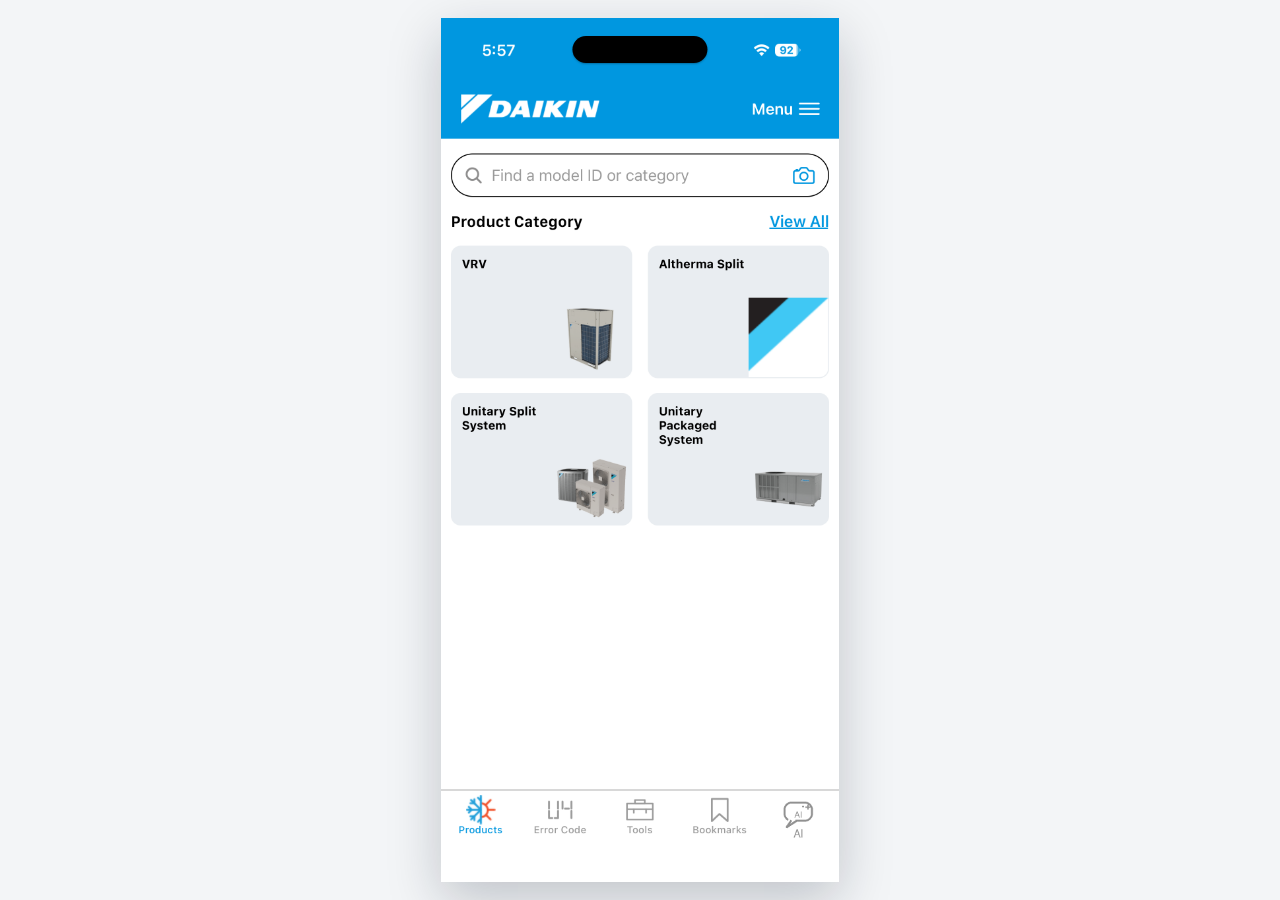
<file: index.html>
<!doctype html>
<html lang="en">
  <head>
    <meta charset="utf-8" />
    <meta name="viewport" content="width=device-width, initial-scale=1" />
    <title>Daikin Tech Hub Technical Assistant Prototype</title>
    <link rel="stylesheet" href="./styles.css" />
  </head>
  <body>
    <main class="stage" aria-label="Daikin Tech Hub clickable prototype">
      <section class="phone" aria-live="polite">
        <div class="dynamic-island" aria-hidden="true"></div>
        <img id="screen" class="screen" src="./assets/products-ai-tab.png" alt="Products screen" />

        <div id="native-airus" class="native-airus" hidden>
          <img class="native-base" src="./assets/airus-ai-module-screen.png" alt="" aria-hidden="true" />

          <section class="chat-panel" aria-label="Daikin Technical Assistant chat">
            <div class="assistant-hero">
              <div class="assistant-title">
                <div class="assistant-orb" aria-hidden="true">
                  <i class="sparkle sparkle-main"></i>
                  <i class="sparkle sparkle-small"></i>
                  <i class="sparkle sparkle-dot"></i>
                </div>
                <h1>
                  <span>Daikin</span>
                  <strong>Technical Assistant</strong>
                </h1>
                <p>Powered by AIRUS</p>
              </div>
            </div>

            <div class="assistant-card">
              <div class="message message-assistant">
                <p>How can I help with your service task today?</p>
              </div>

            </div>

            <div id="conversation" class="conversation" hidden>
              <div class="conversation-toolbar">
                <span>Technical conversation</span>
                <button id="share-chat" class="share-chat" type="button" aria-label="Share entire conversation with support" title="Share entire conversation with support">
                  <i class="share-icon" aria-hidden="true"></i>
                </button>
              </div>
              <div class="query-row">
                <div class="query-bubble">
                  <p id="query-text"></p>
                </div>
              </div>

              <article class="answer-card" aria-label="Assistant response">
                <div class="answer-header">
                  <div class="assistant-mini" aria-hidden="true">AI</div>
                  <div>
                    <h2 id="answer-title"></h2>
                    <p>Generated by Daikin Technical Assistant</p>
                  </div>
                </div>
                <p id="answer-summary" class="answer-summary"></p>
                <h3>Key points</h3>
                <ul id="answer-list"></ul>

                <div class="answer-meta">
                  <div class="source-strip" aria-label="Relevant sources">
                    <button id="sources-toggle" class="sources-toggle" type="button" aria-expanded="false" aria-controls="sources-panel">
                      4 Sources
                    </button>
                    <button id="share-response" class="share-response" type="button" aria-label="Share this response with support" title="Share this response with support">
                      <i class="share-icon" aria-hidden="true"></i>
                    </button>
                  </div>
                  <button id="feedback-toggle" class="feedback-toggle" type="button" aria-expanded="false" aria-controls="feedback-panel">Feedback</button>
                </div>

                <div id="sources-panel" class="sources-panel" hidden>
                  <button type="button">
                    <span>04 TC-10.1 Facilitator...</span>
                    <i aria-hidden="true"></i>
                  </button>
                  <button type="button">
                    <span>05 TC-5.8 Facilitator ...</span>
                    <i aria-hidden="true"></i>
                  </button>
                  <button type="button">
                    <span>02 TC-9.1 Facilitator ...</span>
                    <i aria-hidden="true"></i>
                  </button>
                  <button type="button">
                    <span>EM-RXYQ_TAYCU.pdf</span>
                    <i aria-hidden="true"></i>
                  </button>
                </div>

                <div id="feedback-panel" class="feedback-panel" aria-label="Rate assistant response" hidden>
                  <p>How was this answer?</p>
                  <div>
                    <button type="button" aria-label="Very dissatisfied">&#128545;</button>
                    <button type="button" aria-label="Dissatisfied">&#128577;</button>
                    <button type="button" aria-label="Neutral">&#128528;</button>
                    <button type="button" aria-label="Satisfied">&#128578;</button>
                    <button type="button" aria-label="Very satisfied">&#129321;</button>
                  </div>
                </div>
              </article>
            </div>
          </section>

          <section id="camera-flow" class="camera-flow" aria-label="Equipment nameplate scanner" hidden>
            <header class="camera-flow-header">
              <button id="camera-cancel" class="camera-close" type="button" aria-label="Close camera"></button>
              <div>
                <p>Daikin Technical Assistant</p>
                <h2>Scan equipment nameplate</h2>
              </div>
            </header>

            <div id="camera-stage" class="camera-stage">
              <div class="camera-live-view">
                <div class="scan-corner scan-corner-top-left"></div>
                <div class="scan-corner scan-corner-top-right"></div>
                <div class="scan-corner scan-corner-bottom-left"></div>
                <div class="scan-corner scan-corner-bottom-right"></div>
                <div class="nameplate-preview" aria-hidden="true">
                  <strong>DAIKIN</strong>
                  <span>MODEL</span><b>FXTQ60TAVJUAAA</b>
                  <span>SERIAL</span><b>1611093073</b>
                  <small>Heat pump air handler</small>
                </div>
                <i class="scan-line" aria-hidden="true"></i>
              </div>
              <p>Center the equipment nameplate in the frame.</p>
              <button id="scan-nameplate" class="scan-action" type="button">Scan nameplate</button>
            </div>

            <div id="scan-results" class="scan-results" hidden>
              <div class="scan-success-mark" aria-hidden="true"></div>
              <p class="scan-kicker">Nameplate read successfully</p>
              <h3>Heat pump air handler</h3>
              <dl class="scan-details" aria-label="Read nameplate details">
                <div class="scan-detail-wide"><dt>Model</dt><dd>FXTQ60TAVJUAAA</dd></div>
                <div><dt>Serial</dt><dd>1611093073</dd></div>
                <div><dt>Label code</dt><dd>S324094</dd></div>
                <div class="scan-detail-wide"><dt>Equipment type</dt><dd>Heat pump air handler section</dd></div>
                <div><dt>Manufacturer</dt><dd>Daikin</dd></div>
                <div><dt>Refrigerant</dt><dd>R-410A</dd></div>
                <div><dt>Supply voltage</dt><dd>208/230 V</dd></div>
                <div><dt>Frequency</dt><dd>60 Hz</dd></div>
                <div><dt>Phase</dt><dd>Single phase</dd></div>
                <div><dt>Motor</dt><dd>6.9 A</dd></div>
                <div><dt>Static pressure</dt><dd>0.5 in. w.c.</dd></div>
                <div><dt>Outlet limit</dt><dd>200 F</dd></div>
                <div class="scan-detail-wide"><dt>Auxiliary heat</dt><dd>Accessory heat-kit circuit ratings listed on plate</dd></div>
              </dl>
              <form id="scan-question-form" class="scan-question-form">
                <label class="sr-only" for="scan-question-input">Ask a question about FXTQ60TAVJUAAA</label>
                <input id="scan-question-input" autocomplete="off" placeholder="Ask about this unit" />
                <button class="scan-voice-button" type="button" aria-label="Start voice conversation"><span aria-hidden="true"></span></button>
                <button class="scan-send-button" type="submit" aria-label="Ask about scanned unit"><span aria-hidden="true"></span></button>
              </form>
            </div>
          </section>

          <section id="source-viewer" class="source-viewer" aria-label="Source document preview" hidden>
            <div class="viewer-toolbar">
              <button id="viewer-back" class="viewer-back" type="button" aria-label="Back to response"></button>
              <button id="viewer-title" class="viewer-title" type="button">02 TC-9.1 Facilitator...</button>
              <button class="viewer-download" type="button" aria-label="Download source"></button>
              <div class="viewer-zoom" aria-label="Zoom level">
                <span>75%</span>
              </div>
            </div>

            <div class="document-page">
              <div class="page-number">6</div>
              <div class="doc-section">
                <p class="doc-question">What is VRV?</p>
                <h2>What is VRV? Variable Refrigerant Volume.</h2>
                <p class="highlighted-citation">
                  VRV intelligently uses one outdoor unit to deliver a precise amount of refrigerant to each indoor unit at a time.
                </p>
                <ul>
                  <li>Each indoor unit can control comfort independently.</li>
                  <li>Variable refrigerant flow supports efficient part-load operation.</li>
                  <li>Outdoor capacity is shared across connected indoor zones.</li>
                </ul>
              </div>

              <div class="doc-brand">DAIKIN</div>

              <div class="notes-block">
                <h3>Facilitator Notes</h3>
                <p>
                  Based on field conditions, VRV varies compressor and refrigerant output instead of sending a fixed amount to every zone.
                </p>
              </div>
            </div>

            <div class="document-page secondary-page">
              <div class="doc-section">
                <p class="doc-question">What is VRV? - Outdoor Unit Technology</p>
                <h2>Inverter Compressors</h2>
                <div class="chart-placeholder">
                  <span></span>
                </div>
              </div>
              <div class="unit-placeholder"></div>
              <div class="doc-brand">DAIKIN</div>
            </div>
          </section>

          <section id="support-sheet" class="support-sheet" aria-label="Share with technical support" hidden>
            <div class="support-sheet-panel" role="dialog" aria-modal="true" aria-labelledby="support-sheet-title">
              <header class="support-sheet-header">
                <div>
                  <p>Daikin Technical Assistant</p>
                  <h2 id="support-sheet-title">Share with Support</h2>
                </div>
                <button id="support-sheet-close" class="support-sheet-close" type="button" aria-label="Close support sharing"></button>
              </header>

              <div class="support-scope" role="group" aria-label="Information to share">
                <button class="selected" data-share-scope="response" type="button">This response</button>
                <button data-share-scope="chat" type="button">Entire chat</button>
              </div>

              <section class="support-summary" aria-label="Support request contents">
                <p id="support-summary-title">This response will be shared with the support team.</p>
                <ul>
                  <li><span>Question</span><strong id="support-question"></strong></li>
                  <li><span>Response</span><strong id="support-response"></strong></li>
                  <li><span>Sources</span><strong>4 linked technical documents</strong></li>
                  <li id="support-equipment" hidden><span>Equipment</span><strong>FXTQ60TAVJUAAA · 1611093073</strong></li>
                </ul>
              </section>

              <form id="support-form" class="support-form">
                <label for="support-note">Note for support <span>Optional</span></label>
                <textarea id="support-note" rows="2" placeholder="Add symptoms, site conditions, or what you need help with"></textarea>
                <div class="support-actions">
                  <button id="support-cancel" class="support-cancel" type="button">Cancel</button>
                  <button class="support-submit" type="submit">Send to Support</button>
                </div>
              </form>
            </div>
          </section>

          <div id="support-toast" class="support-toast" role="status" hidden></div>

          <div id="voice-status" class="voice-status" hidden>
            <span class="voice-status-label">Listening...</span>
            <span class="voice-wave" aria-hidden="true">
              <i></i><i></i><i></i><i></i><i></i>
            </span>
          </div>

          <form id="airus-form" class="composer">
            <label class="sr-only" for="airus-input">Ask Daikin Technical Assistant</label>
            <input id="airus-input" autocomplete="off" placeholder="Ask anything" />
            <button class="camera-button" type="button" aria-label="Attach a photo" title="Attach a photo">
              <span aria-hidden="true"></span>
            </button>
            <button class="voice-button" type="button" aria-label="Start voice conversation">
              <span aria-hidden="true"></span>
            </button>
            <button class="send-button" type="submit" aria-label="Send message" title="Send message">
              <span aria-hidden="true"></span>
            </button>
          </form>
        </div>

        <nav class="hotspots" aria-label="Bottom navigation">
          <button data-screen="products" aria-label="Products"></button>
          <button data-screen="error" aria-label="Error Code"></button>
          <button data-screen="tools" aria-label="Tools"></button>
          <button data-screen="bookmarks" aria-label="Bookmarks"></button>
          <button data-screen="airus" aria-label="AI Daikin Technical Assistant"></button>
        </nav>
      </section>
    </main>

    <script src="./script.js"></script>
  </body>
</html>
</file>
<file: styles.css>
:root {
  --daikin-blue: #0097E0;
  --daikin-blue-dark: #0097E0;
  --mint: #0097E0;
  --ink: #111111;
  --muted: #0097E0;
  --bubble: #ebeff2;
  --line: #dbe3e8;
  --surface: #ffffff;
  --surface-soft: #f6fafc;
}

* {
  box-sizing: border-box;
}

html,
body {
  margin: 0;
  min-height: 100%;
  background: #f3f5f7;
  color: var(--ink);
  font-family: -apple-system, BlinkMacSystemFont, "Segoe UI", sans-serif;
}

.stage {
  min-height: 100vh;
  display: grid;
  place-items: center;
  padding: 18px;
  overflow: hidden;
}

.phone {
  position: relative;
  width: min(100%, 420px, calc((100vh - 36px) * 1206 / 2622));
  aspect-ratio: 1206 / 2622;
  overflow: hidden;
  background: #ffffff;
  box-shadow: 0 18px 50px rgba(15, 23, 42, 0.22);
}

.phone::after {
  position: absolute;
  top: 1.2%;
  left: 25.5%;
  z-index: 12;
  width: 49%;
  height: 6.2%;
  content: "";
  pointer-events: none;
  background: rgb(0 151 224);
}

.dynamic-island {
  position: absolute;
  top: 2.05%;
  left: 50%;
  z-index: 13;
  width: 34%;
  height: 3.15%;
  transform: translateX(-50%);
  border-radius: 999px;
  background: #000000;
  box-shadow: 0 1px 2px rgba(0, 0, 0, 0.28);
  pointer-events: none;
}

.screen {
  display: block;
  width: 100%;
  height: 100%;
  object-fit: contain;
  user-select: none;
  -webkit-user-drag: none;
}

.native-airus {
  position: absolute;
  inset: 0;
  z-index: 2;
  background: #ffffff;
  overflow: hidden;
}

.native-airus[hidden] {
  display: none;
}

.native-base {
  position: absolute;
  inset: 0;
  width: 100%;
  height: 100%;
  object-fit: contain;
  user-select: none;
  -webkit-user-drag: none;
}

.native-airus::after {
  position: absolute;
  right: 0;
  bottom: 11.4%;
  left: 0;
  z-index: 2;
  height: 5.3%;
  content: "";
  background: #ffffff;
}

.chat-panel {
  position: absolute;
  left: 0;
  right: 0;
  top: 13.9%;
  bottom: 18.6%;
  z-index: 3;
  padding: 5% 4.2% 7%;
  overflow: auto;
  background:
    linear-gradient(180deg, #f4fbfe 0%, #f8fbfd 34%, #ffffff 100%);
}

.chat-panel.has-conversation {
  bottom: 21.2%;
  padding-top: 4%;
}

.chat-panel.has-conversation .assistant-hero,
.chat-panel.has-conversation .assistant-card,
.chat-panel.has-conversation .prompt-grid {
  display: none;
}

.native-airus.camera-active .chat-panel,
.native-airus.camera-active .composer,
.native-airus.camera-active .voice-status {
  display: none;
}

.camera-flow {
  position: absolute;
  inset: 13.9% 0 11.4%;
  z-index: 6;
  display: flex;
  flex-direction: column;
  overflow: hidden;
  padding: 4.2% 4.2% 5%;
  background: linear-gradient(180deg, #f2fbfe 0%, #ffffff 45%);
}

.camera-flow[hidden] {
  display: none;
}

.camera-flow-header {
  display: grid;
  grid-template-columns: 32px minmax(0, 1fr);
  gap: 10px;
  align-items: center;
  flex: 0 0 auto;
  margin-bottom: 11px;
}

.camera-flow-header p,
.camera-flow-header h2 {
  margin: 0;
}

.camera-flow-header p {
  color: var(--daikin-blue-dark);
  font-size: clamp(10px, 2.7vw, 13px);
  font-weight: 400;
}

.camera-flow-header h2 {
  color: var(--ink);
  font-size: clamp(17px, 4.4vw, 22px);
  line-height: 1.1;
}

.camera-close {
  position: relative;
  width: 32px;
  height: 32px;
  border: 1px solid #c9dce4;
  border-radius: 50%;
  background: #ffffff;
}

.camera-close::before,
.camera-close::after {
  position: absolute;
  top: 14px;
  left: 8px;
  width: 14px;
  height: 1.5px;
  border-radius: 999px;
  content: "";
  background: var(--daikin-blue);
}

.camera-close::before {
  transform: rotate(45deg);
}

.camera-close::after {
  transform: rotate(-45deg);
}

.camera-live-view {
  position: relative;
  display: grid;
  min-height: 0;
  flex: 1 1 auto;
  overflow: hidden;
  place-items: center;
  border-radius: 20px;
  background:
    linear-gradient(135deg, rgba(0, 44, 64, 0.8), rgba(4, 110, 139, 0.54)),
    repeating-linear-gradient(90deg, rgba(255, 255, 255, 0.07) 0 1px, transparent 1px 18px),
    #12364a;
  box-shadow: 0 14px 30px rgba(15, 62, 83, 0.22);
}

.camera-live-view::before {
  position: absolute;
  inset: 14%;
  border: 1px solid rgba(255, 255, 255, 0.13);
  border-radius: 12px;
  content: "";
}

.scan-corner {
  position: absolute;
  width: 28px;
  height: 28px;
  border-color: var(--daikin-blue);
  border-style: solid;
  filter: drop-shadow(0 0 5px rgba(0, 151, 224, 0.5));
}

.scan-corner-top-left { top: 14%; left: 12%; border-width: 2px 0 0 2px; border-radius: 7px 0 0; }
.scan-corner-top-right { top: 14%; right: 12%; border-width: 2px 2px 0 0; border-radius: 0 7px 0 0; }
.scan-corner-bottom-left { bottom: 14%; left: 12%; border-width: 0 0 2px 2px; border-radius: 0 0 0 7px; }
.scan-corner-bottom-right { right: 12%; bottom: 14%; border-width: 0 2px 2px 0; border-radius: 0 0 7px 0; }

.nameplate-preview {
  position: relative;
  z-index: 1;
  display: grid;
  grid-template-columns: 56px 1fr;
  gap: 6px 10px;
  width: min(68%, 250px);
  padding: 16px;
  border: 1px solid rgba(255, 255, 255, 0.46);
  border-radius: 7px;
  color: #25333a;
  background: linear-gradient(135deg, #f2f4f0, #b9c0bc);
  box-shadow: 0 10px 18px rgba(0, 0, 0, 0.3);
  font-family: ui-monospace, SFMono-Regular, Menlo, monospace;
}

.nameplate-preview strong {
  grid-column: span 2;
  color: var(--daikin-blue-dark);
  font-family: -apple-system, BlinkMacSystemFont, "Segoe UI", sans-serif;
  font-size: clamp(14px, 3.5vw, 18px);
  font-style: italic;
  letter-spacing: 0;
}

.nameplate-preview span,
.nameplate-preview small {
  color: #57646a;
  font-size: clamp(8px, 2vw, 10px);
}

.nameplate-preview b {
  font-size: clamp(9px, 2.35vw, 12px);
}

.nameplate-preview small {
  grid-column: span 2;
  margin-top: 2px;
}

.scan-line {
  position: absolute;
  z-index: 2;
  left: 14%;
  right: 14%;
  top: 25%;
  height: 2px;
  background: var(--daikin-blue);
  box-shadow: 0 0 12px var(--daikin-blue);
  animation: scan 2.4s ease-in-out infinite;
}

@keyframes scan {
  50% { transform: translateY(145px); }
}

.camera-stage {
  display: flex;
  min-height: 0;
  flex: 1 1 auto;
  flex-direction: column;
}

.camera-stage[hidden] {
  display: none;
}

.camera-stage > p {
  margin: 8px 0;
  color: var(--daikin-blue);
  font-size: clamp(12px, 3.15vw, 15px);
  text-align: center;
}

.scan-action {
  width: 100%;
  min-height: 42px;
  border: 1px solid transparent;
  border-radius: 14px;
  color: #ffffff;
  background: var(--daikin-blue);
  box-shadow: 0 9px 18px rgba(0, 151, 224, 0.2);
  font-size: clamp(13px, 3.4vw, 16px);
  font-weight: 700;
}

.scan-results {
  min-height: 0;
  flex: 1 1 auto;
  overflow: auto;
  padding-right: 2px;
  text-align: center;
}

.scan-success-mark {
  position: relative;
  width: 50px;
  height: 50px;
  margin: 8px auto 12px;
  border-radius: 17px;
  background: #e4f5ff;
}

.scan-success-mark::after {
  position: absolute;
  top: 15px;
  left: 14px;
  width: 19px;
  height: 10px;
  border-bottom: 3px solid var(--daikin-blue);
  border-left: 3px solid var(--daikin-blue);
  content: "";
  transform: rotate(-45deg);
}

.scan-kicker,
.scan-description {
  margin: 0;
}

.scan-kicker {
  color: var(--daikin-blue);
  font-size: clamp(11px, 2.8vw, 13px);
  font-weight: 400;
}

.scan-results h3 {
  margin: 4px 0 7px;
  color: var(--ink);
  font-size: clamp(20px, 5.1vw, 26px);
}

.scan-description {
  color: var(--daikin-blue);
  font-size: clamp(12px, 3.1vw, 15px);
  line-height: 1.4;
}

.scan-details {
  display: grid;
  grid-template-columns: repeat(3, minmax(0, 1fr));
  gap: 7px;
  margin: 12px 0 15px;
  text-align: left;
}

.scan-details div {
  min-width: 0;
  padding: 7px 8px;
  border: 1px solid #d4e5eb;
  border-radius: 8px;
  background: #ffffff;
}

.scan-details .scan-detail-wide {
  grid-column: span 3;
}

.scan-details dt,
.scan-details dd {
  margin: 0;
}

.scan-details dt {
  color: var(--daikin-blue);
  font-size: clamp(9px, 2.3vw, 11px);
  font-weight: 400;
  line-height: 1.2;
}

.scan-details dd {
  margin-top: 3px;
  overflow-wrap: anywhere;
  color: var(--ink);
  font-size: clamp(9px, 2.45vw, 12px);
  font-weight: 600;
  line-height: 1.25;
}

.scan-question-form {
  position: sticky;
  bottom: 0;
  z-index: 1;
  display: flex;
  align-items: center;
  gap: 7px;
  min-height: 41px;
  margin: 0 0 10px;
  padding: 4px 5px 4px 12px;
  border: 1px solid #cfe1e8;
  border-radius: 13px;
  background: #ffffff;
  box-shadow: 0 -8px 14px rgba(255, 255, 255, 0.92);
}

.scan-question-form input {
  min-width: 0;
  flex: 1;
  border: 0;
  outline: 0;
  color: var(--ink);
  background: transparent;
  font: 400 clamp(11px, 2.85vw, 14px) / 1.2 -apple-system, BlinkMacSystemFont, "Segoe UI", sans-serif;
}

.scan-question-form input::placeholder {
  color: #9b9b9b;
  font-weight: 400;
}

.scan-question-form button {
  position: relative;
  flex: 0 0 auto;
  width: 30px;
  height: 30px;
  border: 1px solid #a8c8d5;
  border-radius: 50%;
  background: #ffffff;
}

.scan-send-button span {
  position: absolute;
  top: 7px;
  left: 8px;
  width: 14px;
  aspect-ratio: 1;
  background: var(--daikin-blue-dark);
  clip-path: polygon(4% 7%, 96% 50%, 4% 93%, 29% 55%, 4% 7%);
}

.scan-voice-button span {
  position: absolute;
  top: 7px;
  left: 11px;
  width: 7px;
  height: 10px;
  border: 1.5px solid var(--daikin-blue);
  border-radius: 999px;
}

.scan-voice-button span::before {
  position: absolute;
  bottom: -6px;
  left: -4px;
  width: 12px;
  height: 8px;
  border: 1.5px solid var(--daikin-blue);
  border-top: 0;
  border-radius: 0 0 999px 999px;
  content: "";
}

.scan-voice-button span::after {
  position: absolute;
  bottom: -10px;
  left: 2px;
  width: 2px;
  height: 4px;
  content: "";
  background: var(--daikin-blue);
  box-shadow: -3px 4px 0 0 var(--daikin-blue), 3px 4px 0 0 var(--daikin-blue);
}

.scan-voice-button.listening {
  border-color: var(--daikin-blue);
  background: #eaf7fd;
  animation: voice-button-pulse 1.25s ease-out infinite;
}

.assistant-hero {
  display: grid;
  gap: 12px;
  padding: 15px;
  border: 1px solid rgba(0, 151, 224, 0.16);
  border-radius: 20px;
  background:
    radial-gradient(circle at 92% 0%, rgba(25, 184, 166, 0.18), transparent 32%),
    linear-gradient(135deg, #ffffff 0%, #eaf9ff 100%);
  box-shadow: 0 10px 28px rgba(0, 86, 125, 0.07);
}

.assistant-title {
  display: grid;
  grid-template-columns: auto minmax(0, 1fr);
  column-gap: 12px;
  row-gap: 3px;
  align-items: center;
  min-width: 0;
}

.assistant-title h1 {
  margin: 0;
  display: grid;
  gap: 1px;
  color: var(--ink);
  font-size: clamp(18px, 4.65vw, 24px);
  line-height: 1.08;
  letter-spacing: 0;
}

.assistant-title h1 span {
  color: var(--daikin-blue-dark);
  font-size: 0.72em;
  font-weight: 650;
}

.assistant-title h1 strong {
  font-weight: 720;
}

.assistant-title p {
  grid-column: 2;
  margin: 0;
  color: var(--daikin-blue);
  font-size: clamp(12px, 3.1vw, 15px);
  font-weight: 400;
}

.assistant-orb {
  position: relative;
  display: grid;
  place-items: center;
  grid-row: span 2;
  width: clamp(40px, 10vw, 52px);
  aspect-ratio: 1;
  border-radius: 17px;
  overflow: hidden;
  background:
    linear-gradient(145deg, #e9fbff 0%, #d4f5f1 100%);
  box-shadow:
    inset 0 0 0 1px rgba(0, 136, 184, 0.14),
    0 8px 18px rgba(0, 133, 181, 0.16);
}

.assistant-orb::before {
  position: absolute;
  width: 78%;
  aspect-ratio: 1;
  border-radius: 50%;
  content: "";
  background: radial-gradient(circle, rgba(255, 255, 255, 0.92) 0 16%, rgba(255, 255, 255, 0) 66%);
}

.sparkle {
  position: absolute;
  display: block;
  background: linear-gradient(135deg, var(--daikin-blue), var(--mint));
}

.sparkle-main {
  width: 46%;
  aspect-ratio: 1;
  clip-path: polygon(50% 0, 61% 39%, 100% 50%, 61% 61%, 50% 100%, 39% 61%, 0 50%, 39% 39%);
  filter: drop-shadow(0 2px 3px rgba(0, 132, 180, 0.18));
}

.sparkle-small {
  top: 18%;
  right: 18%;
  width: 18%;
  aspect-ratio: 1;
  clip-path: polygon(50% 0, 61% 39%, 100% 50%, 61% 61%, 50% 100%, 39% 61%, 0 50%, 39% 39%);
}

.sparkle-dot {
  right: 20%;
  bottom: 21%;
  width: 9%;
  aspect-ratio: 1;
  border-radius: 50%;
}

.message {
  width: fit-content;
  max-width: 82%;
  padding: 13px 15px;
  border-radius: 18px;
  font-size: clamp(13px, 3.45vw, 17px);
  line-height: 1.32;
}

.message p {
  margin: 0;
}

.message-assistant {
  position: relative;
  background: #ffffff;
  border: 1px solid var(--line);
  box-shadow: 0 8px 22px rgba(15, 23, 42, 0.06);
}

.message-assistant::after {
  content: "";
  position: absolute;
  left: 18px;
  bottom: -13px;
  border-top: 15px solid #ffffff;
  border-right: 17px solid transparent;
}

.assistant-card {
  margin-top: 14px;
}

.prompt-grid {
  display: grid;
  grid-template-columns: 1fr;
  gap: 8px;
  margin-top: 14px;
}

.prompt-grid button {
  display: grid;
  grid-template-columns: 28px minmax(0, 1fr);
  align-items: center;
  gap: 9px;
  min-height: 52px;
  padding: 9px 11px;
  border: 1px solid var(--line);
  border-radius: 15px;
  color: var(--ink);
  background:
    linear-gradient(180deg, rgba(255, 255, 255, 0.98), rgba(250, 253, 255, 0.98)),
    #ffffff;
  text-align: left;
  box-shadow: 0 8px 20px rgba(15, 23, 42, 0.045);
}

.prompt-grid button strong,
.prompt-grid button em {
  display: block;
  overflow: hidden;
  text-overflow: ellipsis;
}

.prompt-grid button strong {
  font-size: clamp(12px, 3.05vw, 15px);
  line-height: 1.15;
  white-space: nowrap;
}

.prompt-grid button em {
  margin-top: 6px;
  color: var(--muted);
  font-size: clamp(10px, 2.65vw, 12px);
  font-style: normal;
  font-weight: 400;
  white-space: nowrap;
}

.prompt-icon {
  display: grid;
  place-items: center;
  width: 28px;
  height: 28px;
  border-radius: 11px;
  color: var(--daikin-blue-dark);
  background: #e8f7fc;
}

.prompt-icon::before {
  font-size: 14px;
  font-weight: 900;
}

.code-icon::before {
  content: "01";
  font-family: "Courier New", monospace;
}

.system-icon::before {
  content: "";
  width: 15px;
  height: 15px;
  border: 2px solid currentColor;
  border-radius: 50%;
  box-shadow: 8px 0 0 -3px currentColor, -8px 0 0 -3px currentColor;
}

.manual-icon::before {
  content: "";
  width: 14px;
  height: 17px;
  border: 2px solid currentColor;
  border-radius: 2px;
  background: linear-gradient(currentColor, currentColor) 4px 5px / 7px 2px no-repeat;
}

.parts-icon::before {
  content: "";
  width: 16px;
  height: 16px;
  border: 3px solid currentColor;
  border-radius: 4px;
  transform: rotate(45deg);
}

.conversation {
  margin-top: 0;
}

.conversation-toolbar {
  display: flex;
  align-items: center;
  justify-content: space-between;
  min-height: 32px;
  margin-bottom: 7px;
  color: var(--daikin-blue);
  font-size: clamp(10px, 2.65vw, 12px);
  font-weight: 400;
}

.share-chat,
.share-response {
  display: grid;
  place-items: center;
  flex: 0 0 auto;
  width: 32px;
  height: 32px;
  padding: 0;
  border: 1px solid rgba(0, 151, 224, 0.22);
  border-radius: 9px;
  color: var(--daikin-blue);
  background: #ffffff;
}

.share-icon {
  position: relative;
  display: block;
  width: 17px;
  height: 18px;
}

.share-icon::before {
  position: absolute;
  right: 1px;
  bottom: 1px;
  left: 1px;
  height: 9px;
  border: 1.7px solid currentColor;
  border-top: 0;
  border-radius: 0 0 4px 4px;
  content: "";
}

.share-icon::after {
  position: absolute;
  top: 0;
  left: 50%;
  width: 10px;
  height: 11px;
  content: "";
  background: currentColor;
  clip-path: polygon(50% 0, 100% 42%, 66% 42%, 66% 100%, 34% 100%, 34% 42%, 0 42%);
  transform: translateX(-50%);
}

.share-chat:hover,
.share-response:hover {
  border-color: rgba(0, 151, 224, 0.48);
  background: #f4fbfe;
}

.query-row {
  display: flex;
  justify-content: flex-end;
}

.query-bubble {
  max-width: 78%;
  padding: 13px 15px;
  border-radius: 18px 18px 6px 18px;
  color: #ffffff;
  background: linear-gradient(135deg, var(--daikin-blue), var(--daikin-blue-dark));
  box-shadow: 0 10px 24px rgba(0, 124, 175, 0.18);
  font-size: clamp(13px, 3.35vw, 16px);
  line-height: 1.32;
}

.query-bubble p {
  margin: 0;
}

.answer-card {
  position: relative;
  margin-top: 14px;
  padding: 12px;
  border: 1px solid var(--line);
  border-radius: 20px;
  background: #ffffff;
  box-shadow: 0 12px 30px rgba(15, 23, 42, 0.07);
}

.answer-header {
  display: flex;
  align-items: center;
  gap: 11px;
  margin-bottom: 8px;
}

.assistant-mini {
  display: grid;
  place-items: center;
  flex: 0 0 auto;
  width: 34px;
  height: 34px;
  border-radius: 12px;
  color: #ffffff;
  background: linear-gradient(135deg, var(--daikin-blue), var(--mint));
  font-size: 12px;
  font-weight: 800;
}

.answer-header h2 {
  margin: 0;
  font-size: clamp(16px, 4.3vw, 21px);
  line-height: 1.15;
  letter-spacing: 0;
}

.answer-header p {
  margin: 3px 0 0;
  color: var(--daikin-blue);
  font-size: clamp(11px, 2.85vw, 13px);
  font-weight: 400;
}

.answer-summary {
  margin: 0;
  color: #1e2b32;
  font-size: clamp(13px, 3.35vw, 16px);
  line-height: 1.45;
}

.answer-card h3 {
  margin: 11px 0 6px;
  color: #20323a;
  font-size: clamp(13px, 3.35vw, 16px);
  line-height: 1.2;
}

.answer-card ul {
  display: grid;
  gap: 5px;
  margin: 0;
  padding: 0;
  list-style: none;
}

.answer-card li {
  position: relative;
  padding-left: 20px;
  color: #263940;
  font-size: clamp(12px, 3.15vw, 15px);
  line-height: 1.32;
}

.answer-card li::before {
  content: "";
  position: absolute;
  left: 0;
  top: 0.62em;
  width: 7px;
  height: 7px;
  border-radius: 50%;
  background: var(--daikin-blue);
}

.answer-meta {
  display: flex;
  align-items: center;
  justify-content: space-between;
  gap: 8px;
  margin-top: 16px;
  padding-top: 10px;
  border-top: 1px solid var(--line);
}

.source-strip {
  display: flex;
  align-items: center;
  gap: 8px;
}

.source-strip button,
.feedback-toggle {
  flex: 0 0 auto;
  min-height: 30px;
  padding: 0 10px;
  border-radius: 999px;
  font-size: clamp(11px, 2.75vw, 13px);
  font-weight: 400;
}

.sources-toggle {
  color: var(--daikin-blue-dark);
  background: #e8f7fc;
  border: 1px solid rgba(0, 151, 224, 0.18);
}

.feedback-toggle {
  color: var(--daikin-blue);
  background: #ffffff;
  border: 1px solid rgba(0, 151, 224, 0.3);
}

.feedback-toggle:focus-visible,
.source-strip button:focus-visible,
.share-chat:focus-visible {
  outline: 3px solid rgba(0, 151, 224, 0.45);
  outline-offset: 2px;
}

.support-sheet {
  position: absolute;
  inset: 0;
  z-index: 10;
  display: flex;
  align-items: flex-end;
  background: rgba(15, 31, 40, 0.26);
}

.support-sheet[hidden] {
  display: none;
}

.phone.support-open .hotspots {
  pointer-events: none;
}

.support-sheet-panel {
  width: 100%;
  max-height: 81%;
  overflow: auto;
  padding: 17px 16px 16px;
  border-radius: 19px 19px 0 0;
  background: #ffffff;
  box-shadow: 0 -14px 32px rgba(15, 23, 42, 0.2);
}

.support-sheet-header {
  display: flex;
  align-items: flex-start;
  justify-content: space-between;
  gap: 12px;
}

.support-sheet-header p {
  margin: 0 0 3px;
  color: var(--daikin-blue);
  font-size: clamp(10px, 2.6vw, 12px);
  font-weight: 400;
}

.support-sheet-header h2 {
  margin: 0;
  color: var(--ink);
  font-size: clamp(18px, 4.8vw, 23px);
  line-height: 1.1;
}

.support-sheet-close {
  position: relative;
  flex: 0 0 auto;
  width: 31px;
  height: 31px;
  padding: 0;
  border: 1px solid rgba(0, 151, 224, 0.26);
  border-radius: 50%;
  color: var(--daikin-blue);
  background: #ffffff;
}

.support-sheet-close::before,
.support-sheet-close::after {
  position: absolute;
  top: 14px;
  left: 8px;
  width: 13px;
  height: 1.5px;
  content: "";
  background: currentColor;
}

.support-sheet-close::before { transform: rotate(45deg); }
.support-sheet-close::after { transform: rotate(-45deg); }

.support-scope {
  display: grid;
  grid-template-columns: repeat(2, minmax(0, 1fr));
  gap: 4px;
  margin: 15px 0 14px;
  padding: 4px;
  border: 1px solid #d4e5eb;
  border-radius: 11px;
  background: #f6fafc;
}

.support-scope button {
  min-height: 33px;
  padding: 0 8px;
  border: 1px solid transparent;
  border-radius: 8px;
  color: var(--daikin-blue);
  background: transparent;
  font-size: clamp(10px, 2.7vw, 12px);
  font-weight: 400;
}

.support-scope button.selected {
  border-color: rgba(0, 151, 224, 0.22);
  background: #ffffff;
  box-shadow: 0 2px 5px rgba(15, 23, 42, 0.06);
}

.support-summary {
  padding: 11px 0;
  border-top: 1px solid var(--line);
  border-bottom: 1px solid var(--line);
}

.support-summary > p {
  margin: 0 0 9px;
  color: var(--ink);
  font-size: clamp(11px, 2.85vw, 13px);
  line-height: 1.35;
}

.support-summary ul {
  display: grid;
  gap: 7px;
  margin: 0;
  padding: 0;
  list-style: none;
}

.support-summary li {
  display: grid;
  grid-template-columns: 70px minmax(0, 1fr);
  gap: 8px;
  align-items: baseline;
}

.support-summary li[hidden] {
  display: none;
}

.support-summary span {
  color: var(--daikin-blue);
  font-size: clamp(10px, 2.6vw, 12px);
  font-weight: 400;
}

.support-summary strong {
  overflow: hidden;
  color: var(--ink);
  font-size: clamp(10px, 2.65vw, 12px);
  font-weight: 600;
  line-height: 1.3;
  text-overflow: ellipsis;
  white-space: nowrap;
}

.support-form {
  margin-top: 13px;
}

.support-form label {
  display: flex;
  justify-content: space-between;
  margin-bottom: 6px;
  color: var(--ink);
  font-size: clamp(11px, 2.85vw, 13px);
  font-weight: 600;
}

.support-form label span {
  color: var(--daikin-blue);
  font-weight: 400;
}

.support-form textarea {
  display: block;
  width: 100%;
  min-height: 48px;
  resize: none;
  padding: 9px 10px;
  border: 1px solid #cfe1e8;
  border-radius: 9px;
  outline: 0;
  color: var(--ink);
  background: #ffffff;
  font: 400 clamp(10px, 2.7vw, 13px) / 1.35 -apple-system, BlinkMacSystemFont, "Segoe UI", sans-serif;
}

.support-form textarea::placeholder {
  color: #9b9b9b;
  font-weight: 400;
}

.support-form textarea:focus {
  border-color: var(--daikin-blue);
  box-shadow: 0 0 0 3px rgba(0, 151, 224, 0.12);
}

.support-actions {
  display: grid;
  grid-template-columns: minmax(0, 0.72fr) minmax(0, 1.28fr);
  gap: 8px;
  margin-top: 12px;
}

.support-actions button {
  min-height: 39px;
  border-radius: 10px;
  font-size: clamp(11px, 2.9vw, 13px);
  font-weight: 600;
}

.support-cancel {
  border: 1px solid rgba(0, 151, 224, 0.3);
  color: var(--daikin-blue);
  background: #ffffff;
}

.support-submit {
  border: 1px solid var(--daikin-blue);
  color: #ffffff;
  background: var(--daikin-blue);
}

.support-toast {
  position: absolute;
  right: 4.2%;
  bottom: 19.3%;
  left: 4.2%;
  z-index: 8;
  padding: 10px 12px;
  border: 1px solid rgba(0, 151, 224, 0.28);
  border-radius: 10px;
  color: var(--ink);
  background: #ffffff;
  box-shadow: 0 10px 22px rgba(15, 23, 42, 0.16);
  font-size: clamp(10px, 2.7vw, 13px);
  font-weight: 600;
  text-align: center;
}

.support-toast[hidden] {
  display: none;
}

.sources-panel {
  position: absolute;
  right: 12px;
  bottom: 52px;
  z-index: 4;
  width: min(86%, 260px);
  padding: 8px;
  border-radius: 16px;
  background: #eef3f7;
  border: 1px solid #d7e0e6;
  box-shadow: 0 14px 32px rgba(15, 23, 42, 0.18);
}

.feedback-panel {
  position: absolute;
  bottom: 52px;
  right: 12px;
  z-index: 4;
  padding: 9px 11px 10px;
  border: 1px solid #d7e0e6;
  border-radius: 15px;
  background: #eef3f7;
  box-shadow: 0 14px 32px rgba(15, 23, 42, 0.18);
}

.feedback-panel p {
  margin: 0 0 7px;
  color: var(--daikin-blue);
  font-size: clamp(10px, 2.65vw, 12px);
  font-weight: 400;
}

.feedback-panel > div {
  display: flex;
  gap: 6px;
}

.feedback-panel button {
  display: grid;
  width: 28px;
  height: 28px;
  padding: 0;
  place-items: center;
  border: 1px solid transparent;
  border-radius: 50%;
  background: #ffffff;
  font-size: 16px;
  line-height: 1;
}

.feedback-panel button.selected {
  border-color: var(--daikin-blue);
  box-shadow: 0 0 0 2px rgba(0, 151, 224, 0.16);
}

.sources-panel button {
  display: flex;
  align-items: center;
  justify-content: space-between;
  gap: 10px;
  width: 100%;
  min-height: 38px;
  padding: 0 9px;
  border-radius: 10px;
  color: var(--ink);
  font-size: clamp(11px, 2.9vw, 13px);
  font-weight: 400;
  text-align: left;
}

.sources-panel button + button {
  margin-top: 3px;
}

.sources-panel button:hover,
.sources-panel button:focus-visible {
  background: #ffffff;
}

.sources-panel span {
  min-width: 0;
  overflow: hidden;
  white-space: nowrap;
  text-overflow: ellipsis;
}

.sources-panel i {
  position: relative;
  flex: 0 0 auto;
  width: 16px;
  height: 10px;
  border: 1.8px solid currentColor;
  border-radius: 50% / 65%;
  color: var(--daikin-blue);
}

.sources-panel i::before {
  position: absolute;
  top: 50%;
  left: 50%;
  width: 4px;
  height: 4px;
  border-radius: 50%;
  content: "";
  background: currentColor;
  transform: translate(-50%, -50%);
}

.sources-panel i::after {
  display: none;
}

.source-viewer {
  position: absolute;
  left: 0;
  right: 0;
  top: 13.9%;
  bottom: 8.9%;
  z-index: 6;
  overflow: auto;
  background: #eef2f5;
}

.source-viewer[hidden] {
  display: none;
}

.viewer-toolbar {
  position: sticky;
  top: 0;
  z-index: 2;
  display: grid;
  grid-template-columns: 34px minmax(0, 1fr) 36px 70px;
  align-items: center;
  gap: 7px;
  min-height: 52px;
  padding: 8px 10px;
  background: #334356;
  box-shadow: 0 4px 14px rgba(15, 23, 42, 0.22);
}

.viewer-back,
.viewer-download {
  position: relative;
  display: grid;
  place-items: center;
  width: 34px;
  height: 34px;
  border-radius: 10px;
  background: #243346;
}

.viewer-back::before {
  content: "";
  width: 11px;
  height: 11px;
  border-left: 3px solid #ffffff;
  border-bottom: 3px solid #ffffff;
  transform: rotate(45deg);
  margin-left: 4px;
}

.viewer-download::before {
  content: "";
  width: 14px;
  height: 14px;
  border-bottom: 2px solid #ffffff;
  background:
    linear-gradient(#ffffff, #ffffff) center top / 2px 11px no-repeat;
}

.viewer-download::after {
  content: "";
  position: absolute;
  width: 8px;
  height: 8px;
  border-right: 2px solid #ffffff;
  border-bottom: 2px solid #ffffff;
  transform: translateY(1px) rotate(45deg);
}

.viewer-title {
  min-width: 0;
  height: 34px;
  padding: 0 12px;
  border-radius: 8px;
  color: #17212b;
  background: #ffffff;
  font-size: clamp(11px, 2.9vw, 13px);
  font-weight: 700;
  text-align: left;
  overflow: hidden;
  white-space: nowrap;
  text-overflow: ellipsis;
}

.viewer-zoom {
  display: grid;
  place-items: center;
  height: 34px;
  border-radius: 8px;
  color: #ffffff;
  background: #233145;
  font-size: clamp(11px, 2.8vw, 13px);
  font-weight: 800;
}

.document-page {
  position: relative;
  margin: 16px auto;
  width: 86%;
  min-height: 390px;
  padding: 22px 22px 18px;
  background: #ffffff;
  border: 1px solid #d8dee4;
  box-shadow: 0 8px 18px rgba(15, 23, 42, 0.12);
}

.page-number {
  position: absolute;
  right: 18px;
  top: 16px;
  display: grid;
  place-items: center;
  width: 36px;
  height: 36px;
  border-radius: 50%;
  color: #24546b;
  background: #dff2ff;
  font-size: 13px;
  font-weight: 800;
}

.doc-section {
  padding-right: 26px;
}

.doc-question {
  margin: 0 0 7px;
  font-size: clamp(11px, 2.75vw, 13px);
  color: #2b3942;
}

.doc-section h2 {
  margin: 0 0 8px;
  color: #20313a;
  font-size: clamp(12px, 3.1vw, 15px);
  line-height: 1.25;
}

.highlighted-citation {
  margin: 0 0 9px;
  padding: 3px 5px;
  color: #16465b;
  background: #aee8ff;
  font-size: clamp(10px, 2.55vw, 12px);
  line-height: 1.35;
}

.doc-section ul {
  margin: 0;
  padding-left: 16px;
}

.doc-section li {
  margin: 0 0 6px;
  font-size: clamp(10px, 2.55vw, 12px);
  line-height: 1.35;
}

.doc-brand {
  position: absolute;
  right: 18px;
  bottom: 16px;
  color: var(--daikin-blue);
  font-size: 11px;
  font-style: italic;
  font-weight: 900;
}

.notes-block {
  margin-top: 48px;
  padding-top: 12px;
  border-top: 1px solid #aeb8c1;
}

.notes-block h3 {
  margin: 0 0 12px;
  color: var(--daikin-blue);
  font-size: 13px;
}

.notes-block p {
  margin: 0;
  font-size: clamp(10px, 2.55vw, 12px);
  line-height: 1.4;
}

.secondary-page {
  min-height: 285px;
  margin-top: 28px;
}

.chart-placeholder {
  width: 56%;
  height: 100px;
  margin-top: 18px;
  border-left: 2px solid #7c8790;
  border-bottom: 2px solid #7c8790;
  background: repeating-linear-gradient(
    to top,
    transparent 0 12px,
    rgba(0, 151, 224, 0.18) 12px 13px
  );
}

.chart-placeholder span {
  display: block;
  width: 82%;
  height: 74%;
  margin: 22px 0 0 12px;
  background: linear-gradient(145deg, transparent 0 40%, var(--daikin-blue) 41%);
}

.unit-placeholder {
  position: absolute;
  right: 24px;
  top: 92px;
  width: 78px;
  height: 96px;
  border-radius: 8px;
  background:
    linear-gradient(90deg, rgba(255,255,255,0.55), transparent),
    #c7ced4;
  border: 2px solid #aeb7bf;
}

.composer {
  position: absolute;
  left: 5%;
  right: 5%;
  bottom: 13.2%;
  z-index: 3;
  display: flex;
  align-items: center;
  gap: 4px;
  min-height: 56px;
  padding: 7px 8px 7px 16px;
  border: 1px solid rgba(0, 151, 224, 0.22);
  border-radius: 19px;
  background: #ffffff;
  box-shadow: 0 14px 30px rgba(0, 86, 125, 0.13);
}

.composer input {
  min-width: 0;
  flex: 1;
  border: 0;
  outline: 0;
  color: var(--ink);
  background: transparent;
  caret-color: var(--daikin-blue);
  font: 400 clamp(13px, 3.4vw, 16px) / 1.2 -apple-system, BlinkMacSystemFont, "Segoe UI", sans-serif;
}

.composer input::placeholder {
  color: #9b9b9b;
  font-weight: 400;
}

.composer button {
  position: relative;
  flex: 0 0 auto;
  display: grid;
  width: 33px;
  height: 33px;
  place-items: center;
  border: 1px solid #d8e4e9;
  border-radius: 50%;
  background: #ffffff;
  transition: transform 160ms ease, background-color 160ms ease, box-shadow 160ms ease;
}

.composer button:active {
  transform: scale(0.94);
}

.camera-button span {
  position: absolute;
  width: 17px;
  height: 13px;
  border: 1.8px solid var(--daikin-blue);
  border-radius: 4px;
}

.camera-button span::before {
  position: absolute;
  top: 50%;
  left: 50%;
  width: 5px;
  height: 5px;
  border: 1.7px solid var(--daikin-blue);
  border-radius: 50%;
  content: "";
  transform: translate(-50%, -50%);
}

.camera-button span::after {
  position: absolute;
  top: -4px;
  left: 3px;
  width: 6px;
  height: 3px;
  border-radius: 2px 2px 0 0;
  content: "";
  background: var(--daikin-blue);
}

.composer .voice-button {
  background: #ffffff;
  border-color: #a8c8d5;
}

.composer .voice-button.listening {
  background: var(--daikin-blue);
  border-color: transparent;
  animation: voice-button-pulse 1.25s ease-out infinite;
}

.composer .send-button {
  border-color: #a8c8d5;
  background: #ffffff;
  box-shadow: none;
}

.send-button span {
  width: 17px;
  aspect-ratio: 1;
  background: var(--daikin-blue-dark);
  clip-path: polygon(4% 7%, 96% 50%, 4% 93%, 29% 55%, 4% 7%);
}

.voice-status {
  position: absolute;
  left: 5%;
  right: 5%;
  bottom: 19.7%;
  z-index: 4;
  display: flex;
  align-items: center;
  justify-content: space-between;
  gap: 14px;
  min-height: 42px;
  padding: 0 13px;
  border: 1px solid rgba(0, 151, 224, 0.28);
  border-radius: 15px;
  color: var(--daikin-blue);
  background: #ffffff;
  box-shadow: 0 12px 24px rgba(0, 92, 144, 0.16);
  font-size: clamp(12px, 3vw, 14px);
  font-weight: 400;
}

.voice-status[hidden] {
  display: none;
}

.voice-status-label {
  flex: 0 0 auto;
}

.voice-wave {
  display: flex;
  align-items: center;
  gap: 3px;
  height: 23px;
}

.voice-wave i {
  display: block;
  width: 3px;
  height: 7px;
  border-radius: 999px;
  background: var(--daikin-blue);
  animation: voice-wave 900ms ease-in-out infinite alternate;
}

.voice-wave i:nth-child(2) { animation-delay: 120ms; }
.voice-wave i:nth-child(3) { animation-delay: 260ms; }
.voice-wave i:nth-child(4) { animation-delay: 170ms; }
.voice-wave i:nth-child(5) { animation-delay: 60ms; }

@keyframes voice-wave {
  to { height: 21px; }
}

@keyframes voice-button-pulse {
  70% { box-shadow: 0 0 0 7px rgba(0, 151, 224, 0); }

  100% { box-shadow: 0 0 0 0 rgba(0, 151, 224, 0); }
}

.voice-button span {
  position: absolute;
  left: 50%;
  top: 40%;
  width: 8px;
  height: 13px;
  transform: translate(-50%, -50%);
  border: 1.8px solid var(--daikin-blue);
  border-radius: 999px;
}

.voice-button span::before {
  content: "";
  position: absolute;
  left: 50%;
  bottom: -8px;
  width: 15px;
  height: 11px;
  border: 1.8px solid var(--daikin-blue);
  border-top: 0;
  border-radius: 0 0 999px 999px;
  transform: translateX(-50%);
}

.voice-button span::after {
  content: "";
  position: absolute;
  left: 50%;
  bottom: -12px;
  width: 2px;
  height: 5px;
  transform: translateX(-50%);
  background: var(--daikin-blue);
  box-shadow: -4px 5px 0 0 var(--daikin-blue), 4px 5px 0 0 var(--daikin-blue);
}

.voice-button.listening span,
.voice-button.listening span::before {
  border-color: #ffffff;
}

.voice-button.listening span::after {
  background: #ffffff;
  box-shadow: -4px 6px 0 0 #ffffff, 4px 6px 0 0 #ffffff;
}

.hotspots {
  position: absolute;
  inset: 89.35% 0 0;
  display: grid;
  grid-template-columns: repeat(5, 1fr);
  z-index: 5;
}

button {
  margin: 0;
  padding: 0;
  border: 0;
  background: transparent;
  cursor: pointer;
  -webkit-tap-highlight-color: rgba(0, 151, 224, 0.18);
}

.hotspots button:focus-visible,
.prompt-grid button:focus-visible,
.composer button:focus-visible {
  outline: 3px solid rgba(0, 151, 224, 0.75);
  outline-offset: -3px;
}

.sr-only {
  position: absolute;
  width: 1px;
  height: 1px;
  padding: 0;
  margin: -1px;
  overflow: hidden;
  clip: rect(0, 0, 0, 0);
  white-space: nowrap;
  border: 0;
}

@media (max-height: 760px) {
  .stage {
    align-items: center;
  }

  .phone {
    width: min(100%, 330px, calc((100vh - 36px) * 1206 / 2622));
  }
}
</file>
